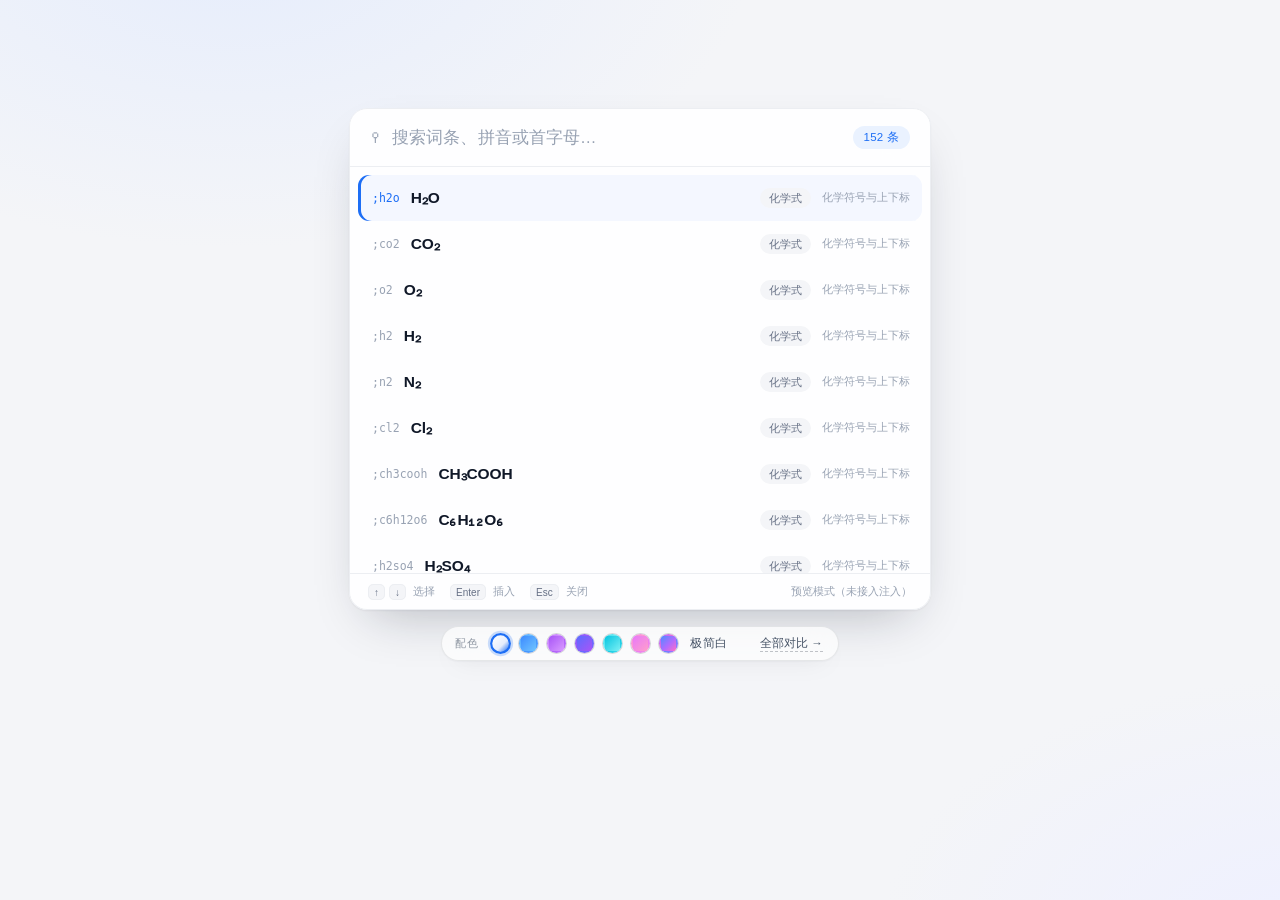
<file: app/ui/index.html>
<!doctype html>
<html lang="zh-CN">
<head>
<meta charset="utf-8">
<meta name="viewport" content="width=device-width,initial-scale=1">
<title>拾字 · 搜索面板</title>
<link rel="stylesheet" href="styles.css">
</head>
<body>
  <div class="panel" id="panel">
    <div class="search-row">
      <span class="ico" aria-hidden="true">&#9906;</span>
      <input id="q" type="text" autocomplete="off" autocorrect="off" spellcheck="false"
             placeholder="搜索词条、拼音或首字母&#8230;">
      <span class="count" id="count"></span>
    </div>
    <div class="results" id="results" role="listbox"></div>
    <div class="footer">
      <span><kbd>&#8593;</kbd><kbd>&#8595;</kbd> 选择</span>
      <span><kbd>Enter</kbd> 插入</span>
      <span><kbd>Esc</kbd> 关闭</span>
      <span class="right" id="hint"></span>
      <a class="mgr-link" id="mgrLink" href="#" hidden>词库管理</a>
    </div>
  </div>

  <div class="switcher" id="switcher">
    <span class="sw-label">配色</span>
    <div class="sw-dots" id="swDots"></div>
    <span class="sw-name" id="swName"></span>
    <a class="sw-link" href="gallery.html" target="_blank">全部对比 &#8594;</a>
  </div>

  <script src="themes.js"></script>
  <script src="entries.js"></script>
  <script src="search-core.js"></script>
  <script src="app.js"></script>
</body>
</html>
</file>
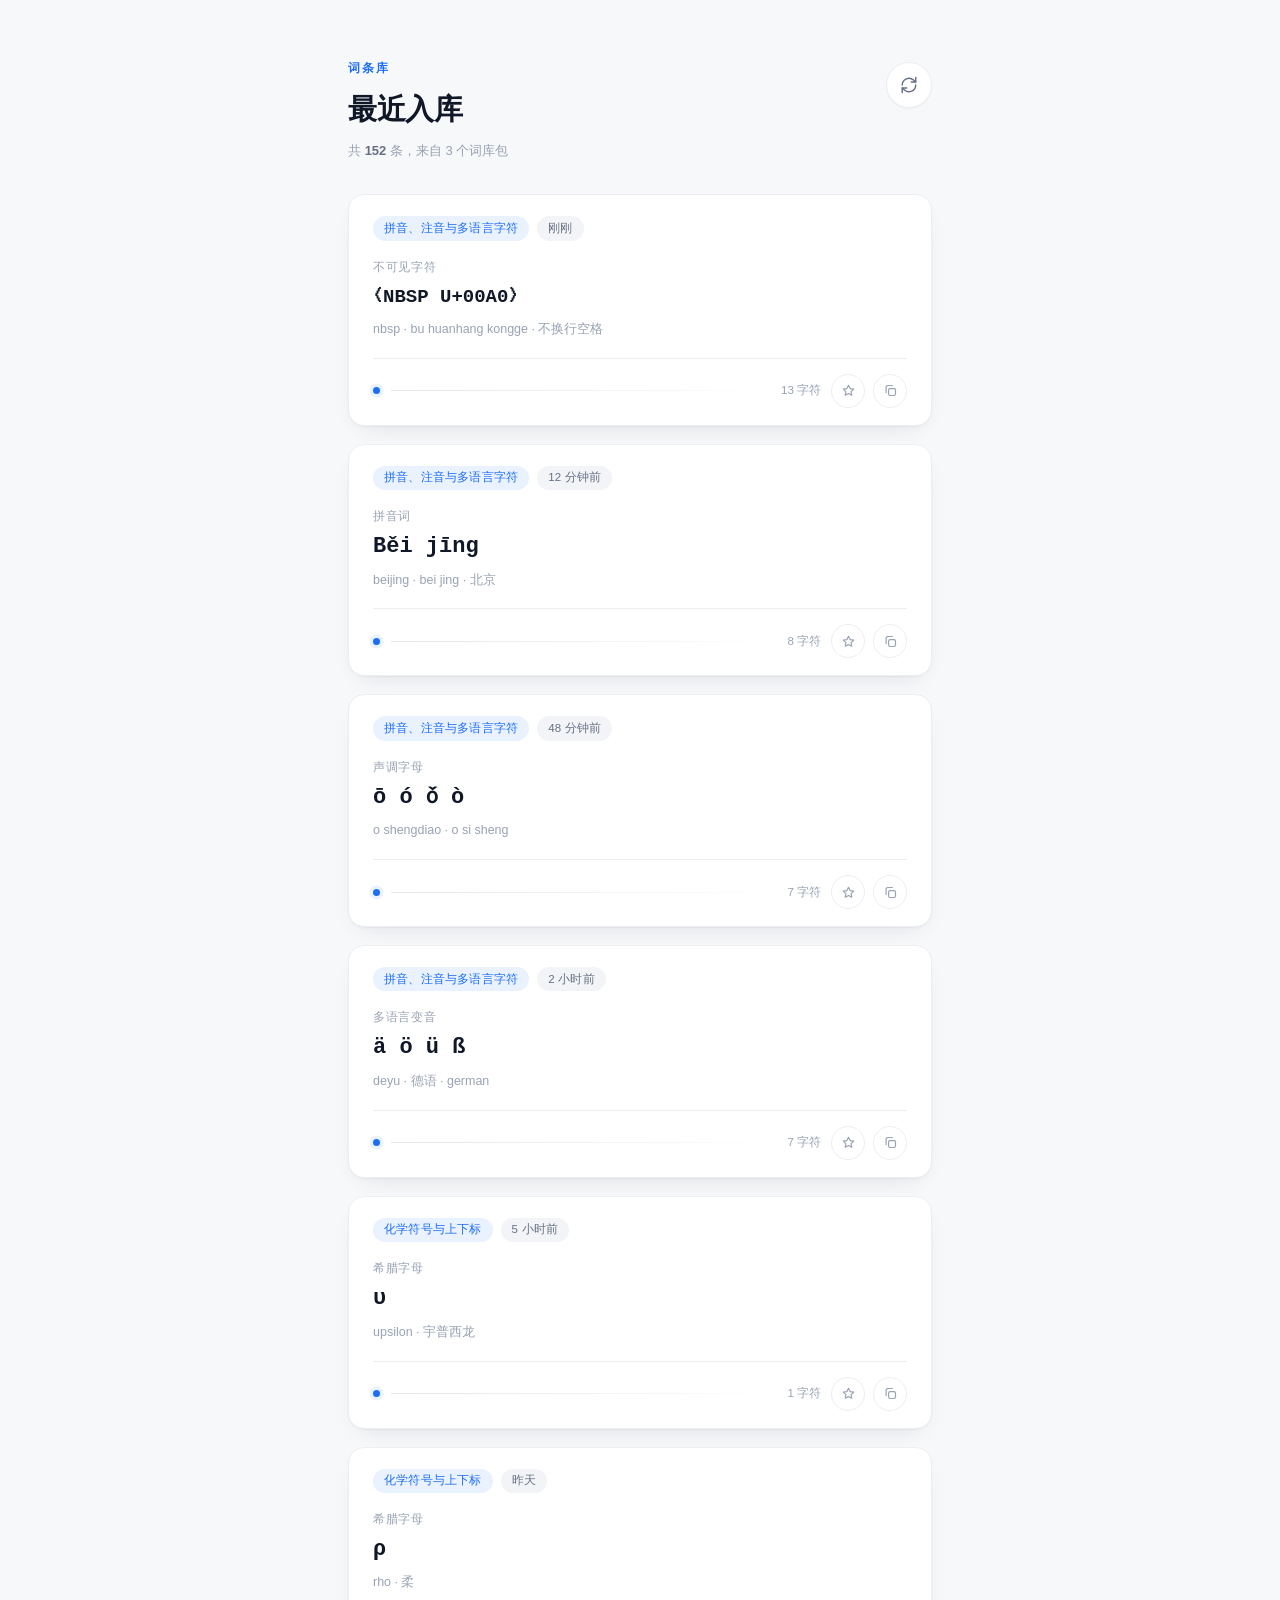
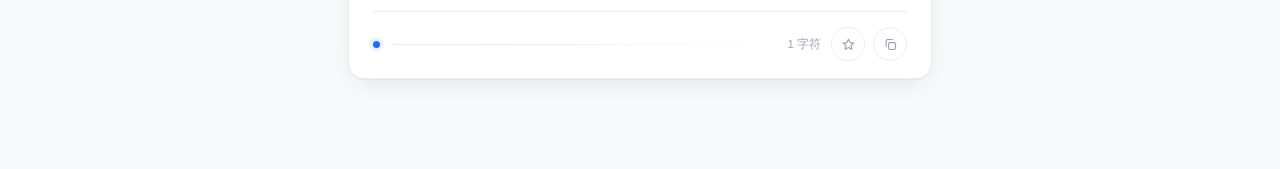
<file: app/ui/card-demo.html>
<!doctype html>
<html lang="zh-CN">
<head>
<meta charset="utf-8">
<meta name="viewport" content="width=device-width,initial-scale=1">
<title>拾字 · 词条库（极简卡片式）</title>
<link rel="stylesheet" href="card-demo.css">
</head>
<body>
  <div class="page">
    <div class="head">
      <div>
        <p class="eyebrow">词条库</p>
        <h1>最近入库</h1>
        <p class="muted">共 <b id="total">0</b> 条，来自 3 个词库包</p>
      </div>
      <button class="fab" id="shuffle" title="换一批" aria-label="换一批">
        <svg viewBox="0 0 24 24" fill="none" stroke="currentColor" stroke-width="1.9"
             stroke-linecap="round" stroke-linejoin="round" style="width:18px;height:18px">
          <path d="M21 2v6h-6"/><path d="M3 12a9 9 0 0 1 15-6.7L21 8"/>
          <path d="M3 22v-6h6"/><path d="M21 12a9 9 0 0 1-15 6.7L3 16"/>
        </svg>
      </button>
    </div>
    <div class="list" id="list"></div>
  </div>
  <script src="entries.js"></script>
  <script src="search-core.js"></script>
  <script src="card-demo.js"></script>
</body>
</html>
</file>
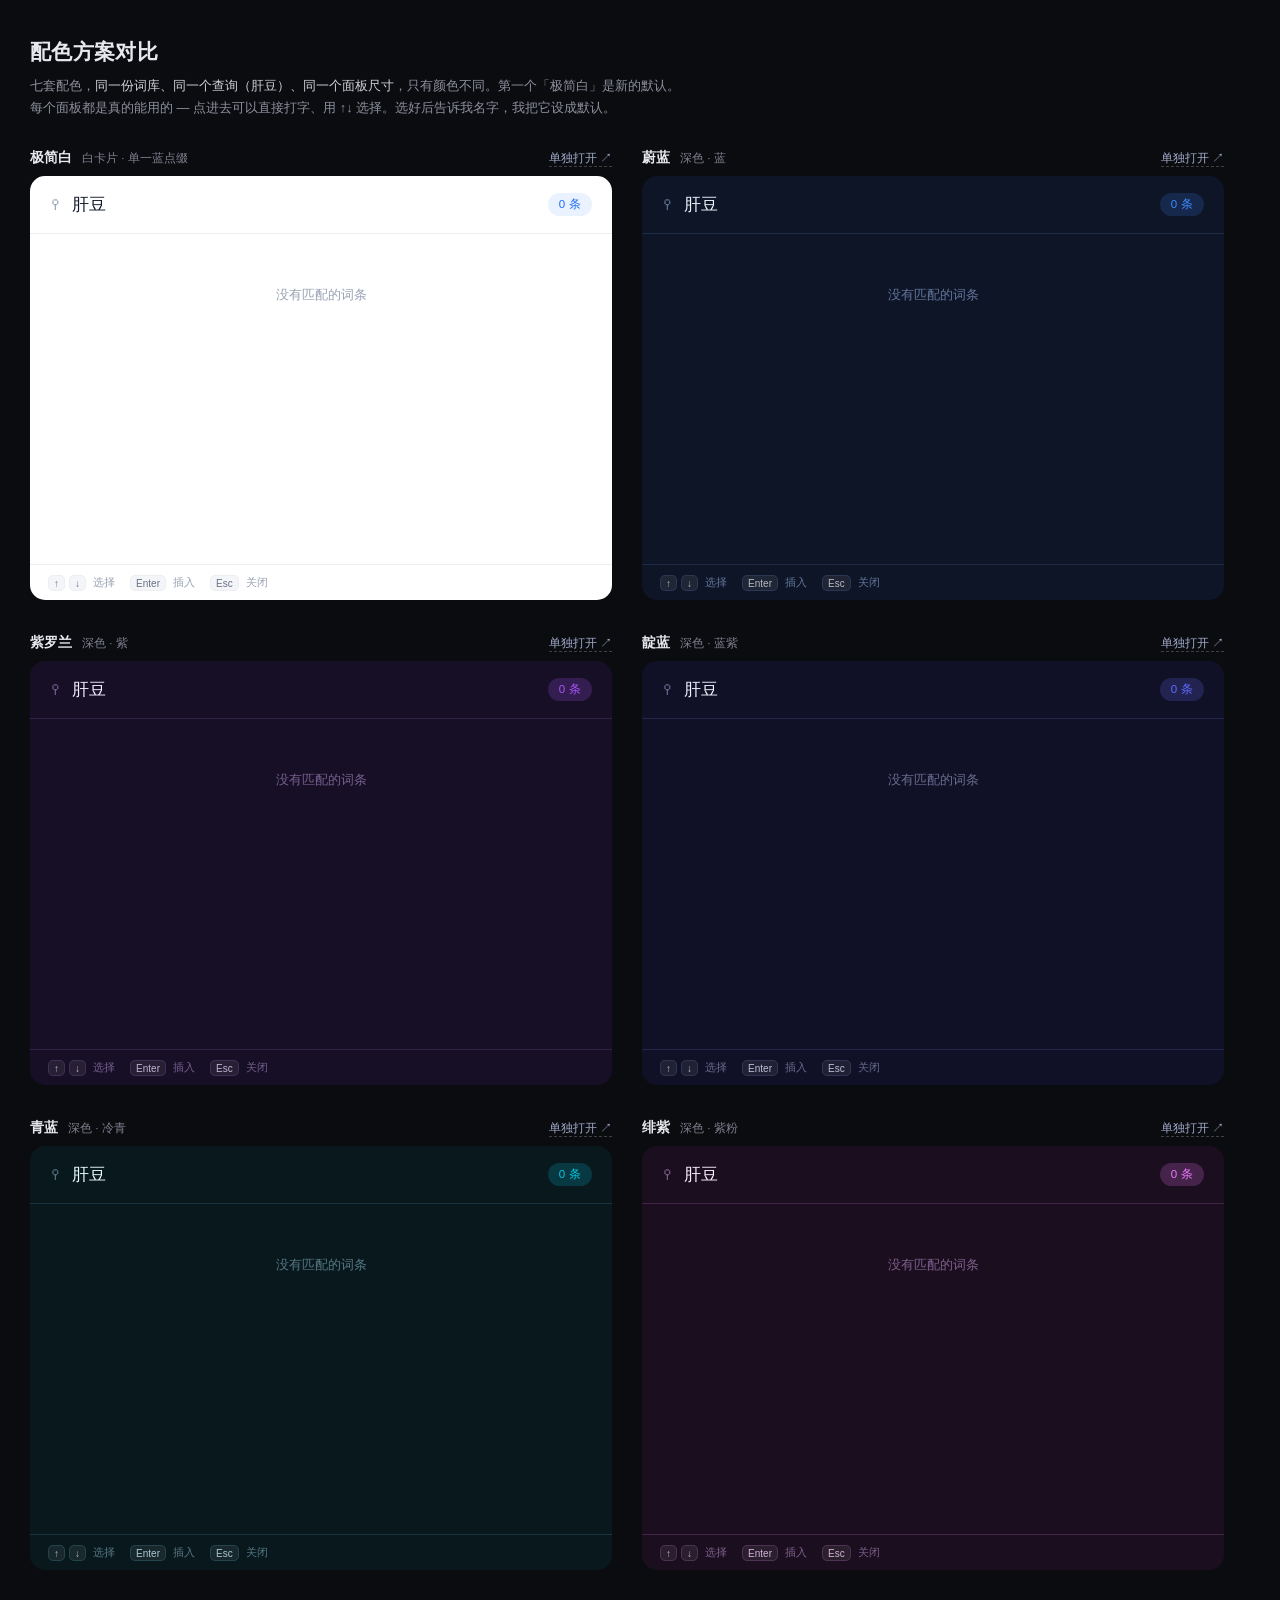
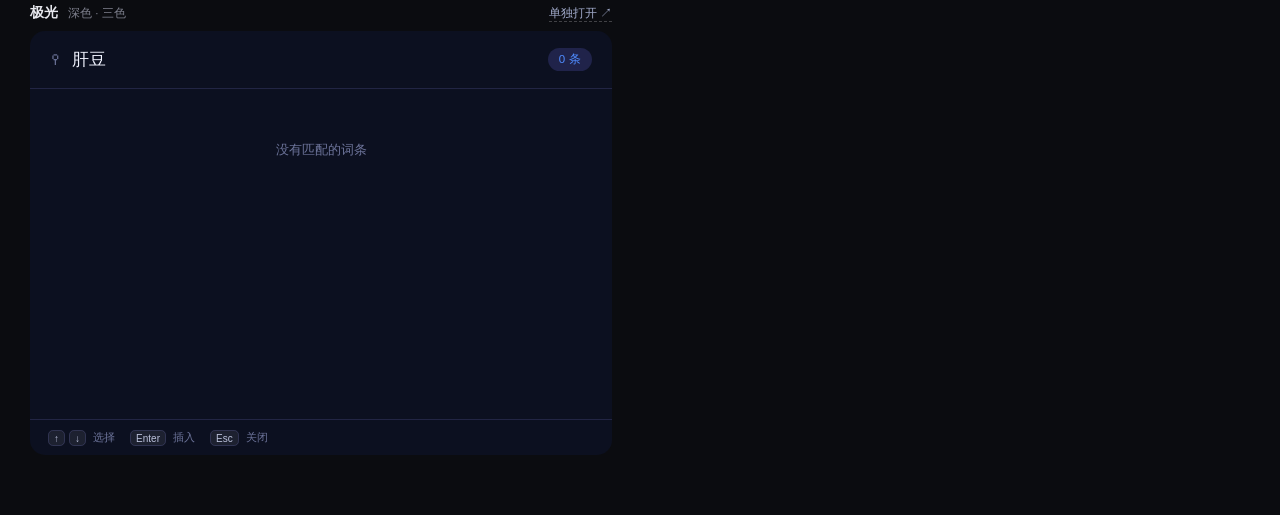
<file: app/ui/gallery.html>
<!doctype html>
<html lang="zh-CN">
<head>
<meta charset="utf-8">
<meta name="viewport" content="width=device-width,initial-scale=1">
<title>拾字 · 配色方案对比</title>
<style>
  *{box-sizing:border-box;margin:0;padding:0}
  body{
    font-family:"Segoe UI Variable Display","Segoe UI","Microsoft YaHei UI","Microsoft YaHei",sans-serif;
    background:#0b0c10; color:#e7e8ee; padding:38px 30px 60px;
  }
  h1{font-size:21px;font-weight:600;letter-spacing:.3px}
  .sub{color:#8d8f9c;font-size:13px;margin:9px 0 30px;line-height:1.7}
  .sub b{color:#cfd0d8;font-weight:500}
  .grid{display:flex;flex-wrap:wrap;gap:34px 30px}
  .card{width:582px}
  .cap{display:flex;align-items:baseline;gap:10px;margin-bottom:9px}
  .nm{font-size:14px;font-weight:600}
  .ds{font-size:11.5px;color:#7d7f8c}
  .open{margin-left:auto;font-size:11.5px;color:#9fa8c8;text-decoration:none;border-bottom:1px dashed rgba(255,255,255,.22)}
  .open:hover{color:#fff}
  iframe{width:582px;height:424px;border:0;border-radius:15px;display:block;background:transparent}
</style>
</head>
<body>
  <h1>配色方案对比</h1>
  <p class="sub">
    七套配色，<b>同一份词库、同一个查询（肝豆）、同一个面板尺寸</b>，只有颜色不同。第一个「极简白」是新的默认。<br>
    每个面板都是真的能用的 &mdash; 点进去可以直接打字、用 ↑↓ 选择。选好后告诉我名字，我把它设成默认。
  </p>
  <div class="grid" id="grid"></div>
  <script src="themes.js"></script>
  <script src="gallery.js"></script>
</body>
</html>
</file>
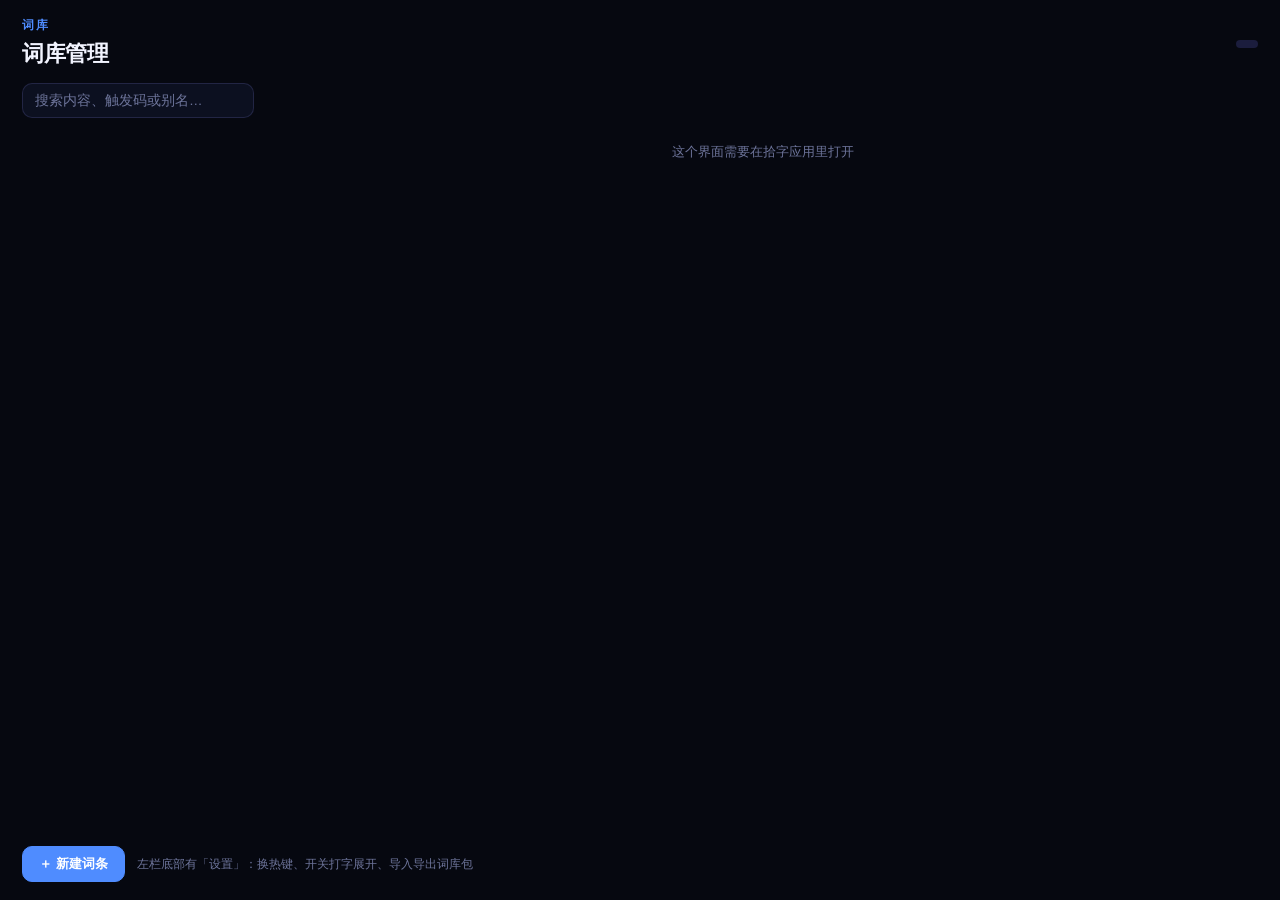
<file: app/ui/manager.html>
<!doctype html>
<html lang="zh-CN">
<head>
<meta charset="utf-8">
<title>拾字 · 词库管理</title>
<link rel="stylesheet" href="styles.css">
<link rel="stylesheet" href="manager.css">
</head>
<body>
  <header class="mgr-head">
    <div>
      <p class="mgr-eyebrow">词库</p>
      <h1>词库管理</h1>
    </div>
    <div class="mgr-stat" id="stat"></div>
  </header>

  <div class="mgr-body">
    <aside class="mgr-side">
      <input id="search" class="mgr-input" type="text" placeholder="搜索内容、触发码或别名…" autocomplete="off">
      <nav class="mgr-filters" id="filters"></nav>
    </aside>
    <main class="mgr-list" id="list"></main>
  </div>

  <footer class="mgr-foot">
    <button class="mgr-btn primary" id="btnNew">＋ 新建词条</button>
    <button class="mgr-btn" id="btnExportPack" hidden>导出此包</button>
    <span class="mgr-hint" id="hint"></span>
  </footer>

  <div class="mgr-modal" id="modal" hidden>
    <div class="mgr-card">
      <h2 id="formTitle">新建词条</h2>

      <label class="mgr-label" for="fText">要插入的内容 <span class="req">*</span></label>
      <textarea id="fText" class="mgr-input" rows="2" placeholder="例如：(A123×B456)×B456"></textarea>

      <label class="mgr-label" for="fTrigger">触发码 <span class="opt">留空则只能用面板搜索</span></label>
      <input id="fTrigger" class="mgr-input mono" type="text" placeholder=";你的触发码" autocomplete="off">
      <div class="mgr-suggest" id="suggest"></div>
      <div class="mgr-note" id="note"></div>

      <label class="mgr-label" for="fAliases">别名 <span class="opt">逗号分隔，用于搜索</span></label>
      <input id="fAliases" class="mgr-input" type="text" placeholder="A123, B456">

      <label class="mgr-label" for="fGroup">分组 <span class="opt">可选</span></label>
      <input id="fGroup" class="mgr-input" type="text" placeholder="例：单位符号">

      <div class="mgr-actions">
        <button class="mgr-btn danger" id="btnDelete" hidden>删除</button>
        <span class="spacer"></span>
        <button class="mgr-btn" id="btnCancel">取消</button>
        <button class="mgr-btn primary" id="btnSave">保存</button>
      </div>
      <div class="mgr-error" id="formError" hidden></div>
    </div>
  </div>

  <script src="themes.js"></script>
  <script src="manager.js"></script>
</body>
</html>
</file>
<file: app/ui/styles.css>
:root{
  --radius:18px;
  --font:"Segoe UI Variable Display","Segoe UI","Microsoft YaHei UI","Microsoft YaHei",-apple-system,sans-serif;

  /* ===== 极简白（默认主题）===== */
  --bg:#ffffff;
  --bg-glass:rgba(255,255,255,.90);
  --line:#eceef2;
  --line-2:#f4f5f8;
  --fg:#101828;
  --fg-dim:#667085;
  --fg-faint:#98a2b3;
  --accent:#1d6ef5;
  --accent-soft:#eaf2ff;
  --sel-bg:#f4f7ff;
  --sel-bar:#1d6ef5;
  --pill-bg:#f4f5f8;
  --pill-fg:#667085;
  --kbd-bg:#f4f5f8;
  --kbd-fg:#667085;
  --shadow:0 1px 2px rgba(16,24,40,.05), 0 22px 50px -22px rgba(16,24,40,.30);
  --backdrop-1:#e6edfc;
  --backdrop-2:#eef0ff;
  --backdrop-base:#f4f5f8;

  /* 切换器圆点：七个主题各一个，必须全部定义在 :root */
  --dot-minimal:linear-gradient(135deg,#ffffff,#e6edfc 60%,#1d6ef5);
  --dot-azure:linear-gradient(135deg,#3d8bff,#6fc4ff);
  --dot-violet:linear-gradient(135deg,#a855f7,#d99bff);
  --dot-indigo:linear-gradient(135deg,#5b6cff,#a855f7);
  --dot-cyan:linear-gradient(135deg,#06c5e0,#7bf0f5);
  --dot-magenta:linear-gradient(135deg,#e879f9,#ff9ecb);
  --dot-aurora:linear-gradient(135deg,#4f8cff,#b06bff 55%,#ff6ec7);
}

/* ============ 主题 ============ */

body[data-theme="minimal"]{
  --bg:#ffffff; --bg-glass:rgba(255,255,255,.90);
  --line:#eceef2; --line-2:#f4f5f8;
  --fg:#101828; --fg-dim:#667085; --fg-faint:#98a2b3;
  --accent:#1d6ef5; --accent-soft:#eaf2ff;
  --sel-bg:#f4f7ff; --sel-bar:#1d6ef5;
  --pill-bg:#f4f5f8; --pill-fg:#667085;
  --kbd-bg:#f4f5f8; --kbd-fg:#667085;
  --shadow:0 1px 2px rgba(16,24,40,.05), 0 22px 50px -22px rgba(16,24,40,.30);
  --backdrop-1:#e6edfc; --backdrop-2:#eef0ff; --backdrop-base:#f4f5f8;
}

body[data-theme="azure"]{
  --bg:#0e1526; --bg-glass:rgba(14,21,38,.90);
  --line:rgba(110,160,255,.15); --line-2:rgba(255,255,255,.055);
  --fg:#eef5ff; --fg-dim:#8ba4c9; --fg-faint:#61759b;
  --accent:#3d8bff; --accent-soft:rgba(61,139,255,.17);
  --sel-bg:rgba(61,139,255,.15); --sel-bar:#3d8bff;
  --pill-bg:rgba(255,255,255,.075); --pill-fg:#8ba4c9;
  --kbd-bg:rgba(255,255,255,.07); --kbd-fg:#b9b9c4;
  --shadow:0 26px 70px rgba(0,0,0,.62);
  --backdrop-1:#16305e; --backdrop-2:#2a1b3d; --backdrop-base:#070b14;
}

body[data-theme="violet"]{
  --bg:#170f26; --bg-glass:rgba(23,15,38,.90);
  --line:rgba(180,130,255,.16); --line-2:rgba(255,255,255,.055);
  --fg:#f5efff; --fg-dim:#a08cc0; --fg-faint:#74608f;
  --accent:#a855f7; --accent-soft:rgba(168,85,247,.20);
  --sel-bg:rgba(168,85,247,.17); --sel-bar:#a855f7;
  --pill-bg:rgba(255,255,255,.075); --pill-fg:#a08cc0;
  --kbd-bg:rgba(255,255,255,.07); --kbd-fg:#c3b3d6;
  --shadow:0 26px 70px rgba(0,0,0,.62);
  --backdrop-1:#3a1f6b; --backdrop-2:#25184a; --backdrop-base:#0a0712;
}

body[data-theme="indigo"]{
  --bg:#101026; --bg-glass:rgba(16,16,38,.90);
  --line:rgba(140,140,255,.17); --line-2:rgba(255,255,255,.055);
  --fg:#f0f0ff; --fg-dim:#9494bb; --fg-faint:#6b6b90;
  --accent:#5b6cff; --accent-soft:rgba(110,110,255,.20);
  --sel-bg:rgba(110,110,255,.17); --sel-bar:#5b6cff;
  --pill-bg:rgba(255,255,255,.075); --pill-fg:#9494bb;
  --kbd-bg:rgba(255,255,255,.07); --kbd-fg:#bcbcd6;
  --shadow:0 26px 70px rgba(0,0,0,.62);
  --backdrop-1:#26306e; --backdrop-2:#3a1f6b; --backdrop-base:#080812;
}

body[data-theme="cyan"]{
  --bg:#08181d; --bg-glass:rgba(8,24,29,.90);
  --line:rgba(90,210,235,.16); --line-2:rgba(255,255,255,.055);
  --fg:#e8fbff; --fg-dim:#7fa6b3; --fg-faint:#557884;
  --accent:#06c5e0; --accent-soft:rgba(6,197,224,.18);
  --sel-bg:rgba(6,197,224,.15); --sel-bar:#06c5e0;
  --pill-bg:rgba(255,255,255,.075); --pill-fg:#7fa6b3;
  --kbd-bg:rgba(255,255,255,.07); --kbd-fg:#a9c9d2;
  --shadow:0 26px 70px rgba(0,0,0,.62);
  --backdrop-1:#0b3f52; --backdrop-2:#123048; --backdrop-base:#040d11;
}

body[data-theme="magenta"]{
  --bg:#1b0e1f; --bg-glass:rgba(27,14,31,.90);
  --line:rgba(240,140,255,.17); --line-2:rgba(255,255,255,.055);
  --fg:#fdeeff; --fg-dim:#b18cc0; --fg-faint:#7e5f8c;
  --accent:#e879f9; --accent-soft:rgba(232,121,249,.20);
  --sel-bg:rgba(232,121,249,.17); --sel-bar:#e879f9;
  --pill-bg:rgba(255,255,255,.075); --pill-fg:#b18cc0;
  --kbd-bg:rgba(255,255,255,.07); --kbd-fg:#d2b3d9;
  --shadow:0 26px 70px rgba(0,0,0,.62);
  --backdrop-1:#4d1a5c; --backdrop-2:#5c1a3f; --backdrop-base:#0c0510;
}

body[data-theme="aurora"]{
  --bg:#0c1020; --bg-glass:rgba(12,16,32,.90);
  --line:rgba(150,150,255,.16); --line-2:rgba(255,255,255,.055);
  --fg:#f2f4ff; --fg-dim:#9aa2c4; --fg-faint:#6d749a;
  --accent:#4f8cff; --accent-soft:rgba(120,120,255,.19);
  --sel-bg:rgba(120,120,255,.16); --sel-bar:#7b7bff;
  --pill-bg:rgba(255,255,255,.075); --pill-fg:#9aa2c4;
  --kbd-bg:rgba(255,255,255,.07); --kbd-fg:#bcc2dc;
  --shadow:0 26px 70px rgba(0,0,0,.62);
  --backdrop-1:#1b3a8c; --backdrop-2:#5c1a6b; --backdrop-base:#060810;
}

/* ============ 基础 ============ */

*{box-sizing:border-box;margin:0;padding:0}
html,body{height:100%}
body{
  font-family:var(--font); color:var(--fg); background:transparent;
  -webkit-font-smoothing:antialiased; overflow:hidden; font-size:14px;
}
body.preview{
  background:
    radial-gradient(900px 520px at 18% -6%, var(--backdrop-1) 0%, transparent 58%),
    radial-gradient(760px 460px at 102% 104%, var(--backdrop-2) 0%, transparent 56%),
    var(--backdrop-base);
  padding-top:12vh; display:flex; flex-direction:column; align-items:center; gap:16px;
}

/* 面板本身就是一张卡片 */
.panel{
  width:582px; background:var(--bg); border:1px solid var(--line);
  border-radius:var(--radius); overflow:hidden; position:relative;
  box-shadow:var(--shadow); display:flex; flex-direction:column;
}
body.preview .panel{
  background:var(--bg-glass);
  backdrop-filter:blur(26px) saturate(1.35);
  -webkit-backdrop-filter:blur(26px) saturate(1.35);
}
body.embed .panel, body:not(.preview):not(.embed) .panel{
  width:100%; height:100vh; border-radius:0; border:none; box-shadow:none;
}
body.embed{background:transparent}

.search-row{
  display:flex; align-items:center; gap:12px;
  padding:17px 20px; border-bottom:1px solid var(--line);
}
.ico{ color:var(--fg-faint); font-size:19px; line-height:1; transform:translateY(-1px) }
#q{
  flex:1; background:transparent; border:0; outline:0; color:var(--fg);
  font-size:16.5px; font-family:inherit; letter-spacing:.1px;
}
#q::placeholder{ color:var(--fg-faint) }
#q::selection{ background:var(--accent-soft) }

/* 触发词：这是你要敲的码，用等宽字体、灰一点，不抢主文本的注意力 */
.row .trig{
  flex:none; font-family:"Cascadia Mono",Consolas,"SF Mono",monospace;
  font-size:11.5px; color:var(--fg-faint); white-space:nowrap; letter-spacing:0;
}
.row[aria-selected="true"] .trig{ color:var(--accent); }

/* 顶部蓝色胶囊 */
.count{
  flex:none; font-size:11.5px; font-weight:500; letter-spacing:.2px;
  padding:4px 11px; border-radius:999px;
  background:var(--accent-soft); color:var(--accent); font-variant-numeric:tabular-nums;
}

.results{ max-height:406px; overflow-y:auto; padding:8px; }
body.embed .results, body:not(.preview):not(.embed) .results{ max-height:none; flex:1 }
.results::-webkit-scrollbar{ width:10px }
.results::-webkit-scrollbar-thumb{
  background:var(--line); border-radius:10px; border:3px solid transparent; background-clip:content-box;
}

.row{
  display:flex; align-items:center; gap:11px; height:46px; padding:0 12px 0 14px;
  border-radius:11px; cursor:default; user-select:none;
  box-shadow:inset 3px 0 0 transparent;
}
.row[aria-selected="true"]{
  background:var(--sel-bg);
  box-shadow:inset 3px 0 0 var(--sel-bar);
}
.t{
  flex:1; font-size:15.5px; font-weight:600; color:var(--fg);
  overflow:hidden; text-overflow:ellipsis; white-space:nowrap; letter-spacing:-.1px;
}
.t .hit{ color:var(--accent); font-weight:700 }
.row .pill{
  flex:none; font-size:11px; padding:2.5px 9px; border-radius:999px;
  background:var(--pill-bg); color:var(--pill-fg); white-space:nowrap;
  max-width:150px; overflow:hidden; text-overflow:ellipsis;
}
.p{ flex:none; font-size:10.5px; color:var(--fg-faint); white-space:nowrap; max-width:88px; overflow:hidden; text-overflow:ellipsis }
.empty{ padding:44px 0; text-align:center; color:var(--fg-faint); font-size:13px }

.footer{
  display:flex; gap:15px; align-items:center; padding:10px 18px;
  border-top:1px solid var(--line); font-size:11px; color:var(--fg-faint);
}
.footer .right{ margin-left:auto }
kbd{
  font-family:inherit; font-size:10px; background:var(--kbd-bg); color:var(--kbd-fg);
  border:1px solid var(--line); border-radius:5px;
  padding:1.5px 5px; margin-right:4px;
}
.toast{
  position:fixed; left:50%; bottom:32px; transform:translate(-50%,12px);
  background:var(--fg); color:var(--bg); font-size:12.5px; padding:9px 16px;
  border-radius:999px; opacity:0; transition:opacity .18s, transform .18s; pointer-events:none;
}
.toast.show{ opacity:1; transform:translate(-50%,0) }

.mgr-link{
  font-size: 11px; color: var(--fg-dim); text-decoration: none;
  border-bottom: 1px dashed var(--line); margin-left: 10px;
}
.mgr-link:hover{ color: var(--accent); border-color: var(--accent); }

/* ============ 主题切换器（仅预览） ============ */
.switcher{
  display:none; align-items:center; gap:12px;
  background:rgba(255,255,255,.72); border:1px solid rgba(16,24,40,.09);
  border-radius:999px; padding:7px 15px 7px 13px;
  backdrop-filter:blur(16px); font-size:12px; color:#475467;
  box-shadow:0 1px 2px rgba(16,24,40,.04), 0 10px 24px -16px rgba(16,24,40,.35);
}
body.preview:not(.embed) .switcher{ display:flex }
.sw-label{ letter-spacing:1px; opacity:.6; font-size:11px }
.sw-dots{ display:flex; gap:9px }
.sw-dot{
  width:19px; height:19px; border-radius:50%; cursor:pointer;
  border:2px solid transparent; box-shadow:0 0 0 1px rgba(16,24,40,.16);
  transition:transform .12s;
}
.sw-dot:hover{ transform:scale(1.14) }
.sw-dot[data-on="1"]{ border-color:#1d6ef5; transform:scale(1.1); box-shadow:0 0 0 2px rgba(29,110,245,.22) }
.sw-name{ min-width:58px; letter-spacing:.5px }
.sw-link{ color:#475467; text-decoration:none; border-bottom:1px dashed rgba(16,24,40,.25); font-size:11.5px }
.sw-link:hover{ color:#1d6ef5; border-color:#1d6ef5 }
@media (prefers-reduced-motion:reduce){*{transition:none!important}}
</file>
<file: app/ui/card-demo.css>
/* 拾字 · 极简卡片式（独立于搜索面板的配色与样式，互不干扰） */
:root{
  --page-bg:#f7f8fa;
  --card:#ffffff;
  --border:#edeef2;
  --border-2:#e4e6ec;
  --ink:#101828;
  --ink-2:#667085;
  --ink-3:#98a2b3;
  --blue:#1d6ef5;
  --blue-soft:#eaf2ff;
  --radius:16px;
  --shadow:0 1px 2px rgba(16,24,40,.04), 0 10px 26px -14px rgba(16,24,40,.16);
  --shadow-lg:0 2px 4px rgba(16,24,40,.05), 0 18px 40px -18px rgba(16,24,40,.24);
  --font:"Segoe UI Variable Display","Segoe UI","Microsoft YaHei UI","Microsoft YaHei",-apple-system,sans-serif;
  --mono:"Cascadia Mono",Consolas,"SF Mono",monospace;
}
*{box-sizing:border-box;margin:0;padding:0}
body{
  font-family:var(--font); background:var(--page-bg); color:var(--ink);
  -webkit-font-smoothing:antialiased; min-height:100vh;
  font-size:14px; line-height:1.5;
}
.page{max-width:636px;margin:0 auto;padding:60px 26px 90px}

/* ---------- 页头 ---------- */
.head{display:flex;align-items:flex-start;gap:20px}
.eyebrow{font-size:11.5px;letter-spacing:1.8px;color:var(--blue);font-weight:600}
h1{font-size:29px;font-weight:700;letter-spacing:-.5px;margin:11px 0 9px;color:var(--ink)}
.muted{font-size:13px;color:var(--ink-3)}
.muted b{color:var(--ink-2);font-weight:600}
.fab{
  flex:none;margin-left:auto;margin-top:2px;width:46px;height:46px;border-radius:50%;
  border:1px solid var(--border);background:var(--card);color:var(--ink-2);
  display:grid;place-items:center;cursor:pointer;transition:.16s;
  box-shadow:0 1px 2px rgba(16,24,40,.04);
}
.fab:hover{border-color:var(--blue);color:var(--blue);box-shadow:0 0 0 4px var(--blue-soft)}
.fab:active{transform:scale(.95)}

/* ---------- 卡片列表 ---------- */
.list{display:flex;flex-direction:column;gap:18px;margin-top:34px}
.card{
  background:var(--card);border:1px solid var(--border);border-radius:var(--radius);
  box-shadow:var(--shadow);padding:21px 24px 17px;
  transition:box-shadow .18s, transform .18s, border-color .18s;
}
.card:hover{box-shadow:var(--shadow-lg);transform:translateY(-1.5px);border-color:var(--border-2)}

.pills{display:flex;align-items:center;gap:8px}
.pill{
  font-size:11.5px;letter-spacing:.2px;padding:3.5px 11px;border-radius:999px;
  background:#f2f4f7;color:var(--ink-2);white-space:nowrap;
}
.pill.blue{background:var(--blue-soft);color:var(--blue);font-weight:500}

.label{font-size:12px;letter-spacing:.7px;color:var(--ink-3);margin:17px 0 7px}
.title{
  font-size:20px;font-weight:700;letter-spacing:-.25px;line-height:1.35;
  color:var(--ink);word-break:break-word;
}
.title.sym{font-family:var(--mono);font-size:22px;font-weight:600;letter-spacing:0}
.title.big{font-size:19px;line-height:1.5}
.meta{font-size:12.5px;color:var(--ink-3);margin-top:9px;word-break:break-word}
.meta em{font-style:normal;color:var(--blue);font-family:var(--mono);font-size:12px}

/* ---------- 底部：圆点 + 细横线 + 圆形按钮 ---------- */
.bottom{display:flex;align-items:center;gap:10px;margin-top:19px;padding-top:15px;border-top:1px solid var(--border)}
.rail{display:flex;align-items:center;gap:11px;flex:1;min-width:0}
.rail .dot{flex:none;width:7px;height:7px;border-radius:50%;background:var(--blue);box-shadow:0 0 0 3.5px var(--blue-soft)}
.rail .line{flex:1;height:1px;background:linear-gradient(90deg,var(--border-2),rgba(237,238,242,0))}
.rail .cnt{font-size:11.5px;color:var(--ink-3);font-variant-numeric:tabular-nums}
.acts{display:flex;gap:8px;flex:none}
.circle{
  width:34px;height:34px;border-radius:50%;border:1px solid var(--border);background:var(--card);
  display:grid;place-items:center;cursor:pointer;color:var(--ink-3);transition:.15s;
}
.circle:hover{border-color:var(--blue);color:var(--blue);box-shadow:0 0 0 3px var(--blue-soft)}
.circle:active{transform:scale(.93)}
.circle.on{border-color:var(--blue);color:var(--blue);background:var(--blue-soft)}
.circle svg{width:15px;height:15px;display:block}

/* ---------- 提示 ---------- */
.toast{
  position:fixed;left:50%;bottom:34px;transform:translate(-50%,12px);
  background:#101828;color:#fff;font-size:12.5px;padding:9px 16px;border-radius:999px;
  opacity:0;transition:opacity .18s, transform .18s;pointer-events:none;
  box-shadow:0 12px 30px -8px rgba(16,24,40,.5);
}
.toast.show{opacity:1;transform:translate(-50%,0)}
@media (prefers-reduced-motion:reduce){*{transition:none!important}}
</file>
<file: app/ui/manager.css>
/* 词库管理窗口。沿用面板的主题变量，但布局是独立的（class 前缀 mgr-，不与面板冲突） */
.mgr-head, .mgr-body, .mgr-foot { position: relative; }
body{
  background: var(--backdrop-base);
  color: var(--fg);
  display: flex; flex-direction: column; height: 100vh;
}

.mgr-head{
  display: flex; align-items: center; gap: 16px;
  padding: 18px 22px 14px;
}
.mgr-eyebrow{ font-size: 11.5px; letter-spacing: 1.8px; color: var(--accent); font-weight: 600; }
.mgr-head h1{ font-size: 22px; font-weight: 700; letter-spacing: -.3px; margin-top: 6px; }
.mgr-stat{ margin-left: auto; font-size: 11.5px; padding: 4px 11px; border-radius: 999px;
  background: var(--accent-soft); color: var(--accent); font-variant-numeric: tabular-nums; }

.mgr-body{ flex: 1; display: flex; gap: 14px; padding: 0 22px; min-height: 0; }

/* ---- 左栏 ---- */
.mgr-side{ width: 232px; flex: none; display: flex; flex-direction: column; gap: 10px; }
.mgr-input{
  width: 100%; font-family: inherit; font-size: 13.5px; color: var(--fg);
  background: var(--bg); border: 1px solid var(--line); border-radius: 10px;
  padding: 9px 12px; outline: none; resize: vertical;
}
.mgr-input:focus{ border-color: var(--accent); box-shadow: 0 0 0 3px var(--accent-soft); }
.mgr-input.mono{ font-family: "Cascadia Mono", Consolas, monospace; }
.mgr-input::placeholder{ color: var(--fg-faint); }

.mgr-filters{ display: flex; flex-direction: column; gap: 2px; overflow-y: auto; }
.mgr-filters button{
  display: flex; align-items: center; gap: 8px; width: 100%; text-align: left;
  background: transparent; border: 0; color: var(--fg-dim); font: inherit; font-size: 13px;
  padding: 8px 10px; border-radius: 8px; cursor: pointer;
}
.mgr-filters button:hover{ background: var(--pill-bg); color: var(--fg); }
.mgr-filters button[aria-selected="true"]{ background: var(--accent-soft); color: var(--accent); font-weight: 600; }
.mgr-filters .n{ margin-left: auto; font-size: 11px; opacity: .7; font-variant-numeric: tabular-nums; }
.mgr-filters .sub{ padding-left: 22px; font-size: 12.5px; }

/* ---- 右栏列表 ---- */
.mgr-list{ flex: 1; overflow-y: auto; display: flex; flex-direction: column; gap: 8px; padding-bottom: 12px; }
.mgr-row{
  display: flex; align-items: center; gap: 12px;
  background: var(--bg); border: 1px solid var(--line); border-radius: 12px;
  padding: 11px 14px; cursor: default;
}
.mgr-row:hover{ border-color: var(--accent); }
.mgr-row.off{ opacity: .45; }
.mgr-row .trig{
  flex: none; font-family: "Cascadia Mono", Consolas, monospace; font-size: 12px;
  color: var(--fg-faint); min-width: 76px;
}
.mgr-row .txt{ flex: 1; font-size: 14px; font-weight: 500; overflow: hidden;
  text-overflow: ellipsis; white-space: nowrap; }
.mgr-row .grp{ flex: none; font-size: 11px; color: var(--fg-dim); background: var(--pill-bg);
  padding: 2.5px 9px; border-radius: 999px; max-width: 130px; overflow: hidden;
  text-overflow: ellipsis; white-space: nowrap; }
.mgr-row .src{ flex: none; font-size: 10.5px; color: var(--fg-faint); width: 62px; text-align: right; }
.mgr-row .acts{ flex: none; display: flex; gap: 6px; }
.mgr-mini{
  background: transparent; border: 1px solid var(--line); color: var(--fg-dim);
  font: inherit; font-size: 11px; padding: 3px 9px; border-radius: 999px; cursor: pointer;
}
.mgr-mini:hover{ border-color: var(--accent); color: var(--accent); }
.mgr-empty{ padding: 60px 0; text-align: center; color: var(--fg-faint); font-size: 13px; }

/* ---- 底栏 ---- */
.mgr-foot{ display: flex; align-items: center; gap: 12px; padding: 14px 22px 18px; }
.mgr-hint{ font-size: 11.5px; color: var(--fg-faint); }
.mgr-btn{
  font: inherit; font-size: 13px; padding: 8px 16px; border-radius: 10px; cursor: pointer;
  background: var(--bg); border: 1px solid var(--line); color: var(--fg);
}
.mgr-btn:hover{ border-color: var(--accent); color: var(--accent); }
.mgr-btn.primary{ background: var(--accent); border-color: var(--accent); color: #fff; font-weight: 600; }
.mgr-btn.primary:hover{ filter: brightness(1.08); color: #fff; }
.mgr-btn.danger{ border-color: var(--line); color: #e5484d; }
.mgr-btn.danger:hover{ border-color: #e5484d; }
.spacer{ flex: 1; }

/* ---- 新建/编辑 ---- */
.mgr-modal{
  position: fixed; inset: 0; background: rgba(8,10,16,.55);
  display: flex; align-items: center; justify-content: center; padding: 24px;
  backdrop-filter: blur(3px);
}
.mgr-modal[hidden]{ display: none; }
.mgr-card{
  width: 560px; max-height: 100%; overflow-y: auto;
  background: var(--bg); border: 1px solid var(--line); border-radius: 16px;
  padding: 22px 24px 20px; box-shadow: var(--shadow);
}
.mgr-card h2{ font-size: 17px; font-weight: 700; margin-bottom: 16px; }
.mgr-label{ display: block; font-size: 12px; color: var(--fg-dim); margin: 14px 0 6px; }
.mgr-label .req{ color: var(--accent); }
.mgr-label .opt{ color: var(--fg-faint); font-size: 11px; }
.mgr-suggest{ display: flex; flex-wrap: wrap; gap: 6px; margin-top: 8px; }
.mgr-suggest button{
  font: inherit; font-family: "Cascadia Mono", Consolas, monospace; font-size: 12px;
  background: var(--pill-bg); border: 1px solid var(--line); color: var(--fg-dim);
  padding: 3px 10px; border-radius: 999px; cursor: pointer;
}
.mgr-suggest button:hover{ border-color: var(--accent); color: var(--accent); }
.mgr-suggest button.taken{ text-decoration: line-through; opacity: .45; cursor: not-allowed; }
.mgr-note{ font-size: 11.5px; margin-top: 7px; min-height: 16px; color: var(--fg-faint); }
.mgr-note.err{ color: #e5484d; }
.mgr-note.warn{ color: #d97706; }
.mgr-actions{ display: flex; align-items: center; gap: 8px; margin-top: 22px; }
.mgr-error{
  margin-top: 12px; font-size: 12.5px; color: #e5484d;
  background: rgba(229,72,77,.10); border: 1px solid rgba(229,72,77,.3);
  border-radius: 9px; padding: 9px 12px;
}
.mgr-error[hidden]{ display: none; }
@media (prefers-reduced-motion: reduce){ *{ transition: none !important; } }

/* ---------- 设置视图 ---------- */
.set-block{
  background: var(--bg); border: 1px solid var(--line); border-radius: 12px;
  padding: 14px 16px; margin-bottom: 10px;
}
.set-title{ font-size: 12px; font-weight: 600; color: var(--fg-dim); letter-spacing: .4px; margin-bottom: 4px; }
.set-hint{ font-size: 11.5px; color: var(--fg-faint); line-height: 1.6; }
.set-hint.mono{ font-family: "Cascadia Mono", Consolas, monospace; word-break: break-all; }
.set-row{ display: flex; align-items: center; gap: 10px; margin-top: 10px; }
.set-row > div:first-child{ flex: 1; }
.set-label{ font-size: 13.5px; }
.hk-row{ display: flex; flex-wrap: wrap; gap: 6px; margin-top: 10px; }
.hk{
  font: inherit; font-family: "Cascadia Mono", Consolas, monospace; font-size: 12px;
  background: var(--pill-bg); border: 1px solid var(--line); color: var(--fg-dim);
  padding: 5px 12px; border-radius: 999px; cursor: pointer;
}
.hk:hover{ border-color: var(--accent); color: var(--accent); }
.hk.on{ background: var(--accent-soft); border-color: var(--accent); color: var(--accent); font-weight: 600; }

/* ---------- 首启欢迎卡片 ---------- */
.welcome{
  background: var(--bg); border: 1px solid var(--accent); border-radius: 12px;
  padding: 16px 18px; margin-bottom: 12px;
  box-shadow: 0 0 0 3px var(--accent-soft);
}
.welcome h3{ font-size: 15px; font-weight: 700; margin-bottom: 8px; }
.welcome ol{ margin: 0; padding-left: 20px; font-size: 13px; line-height: 1.9; color: var(--fg); }
.welcome code{
  font-family: "Cascadia Mono", Consolas, monospace; font-size: 12.5px;
  background: var(--pill-bg); padding: 1px 6px; border-radius: 5px;
}
.welcome .w-act{ margin-top: 12px; text-align: right; }
</file>
